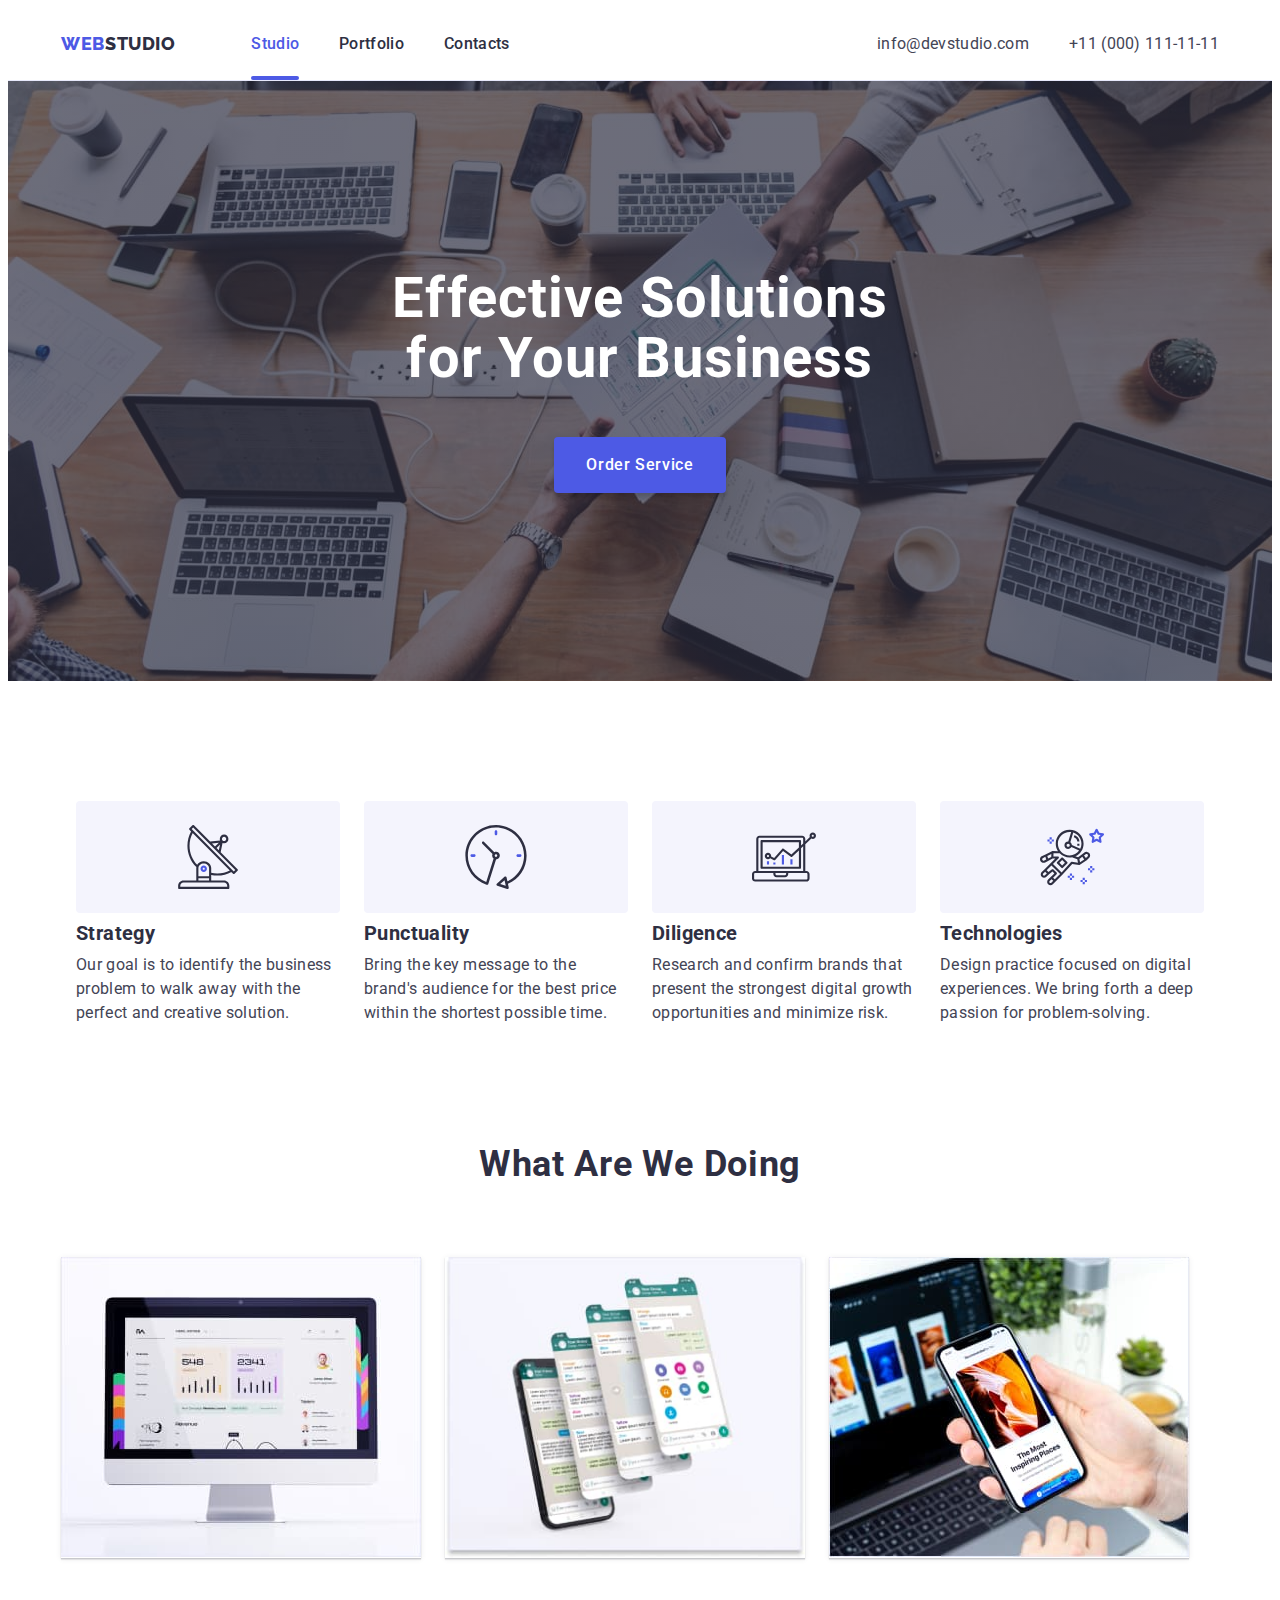
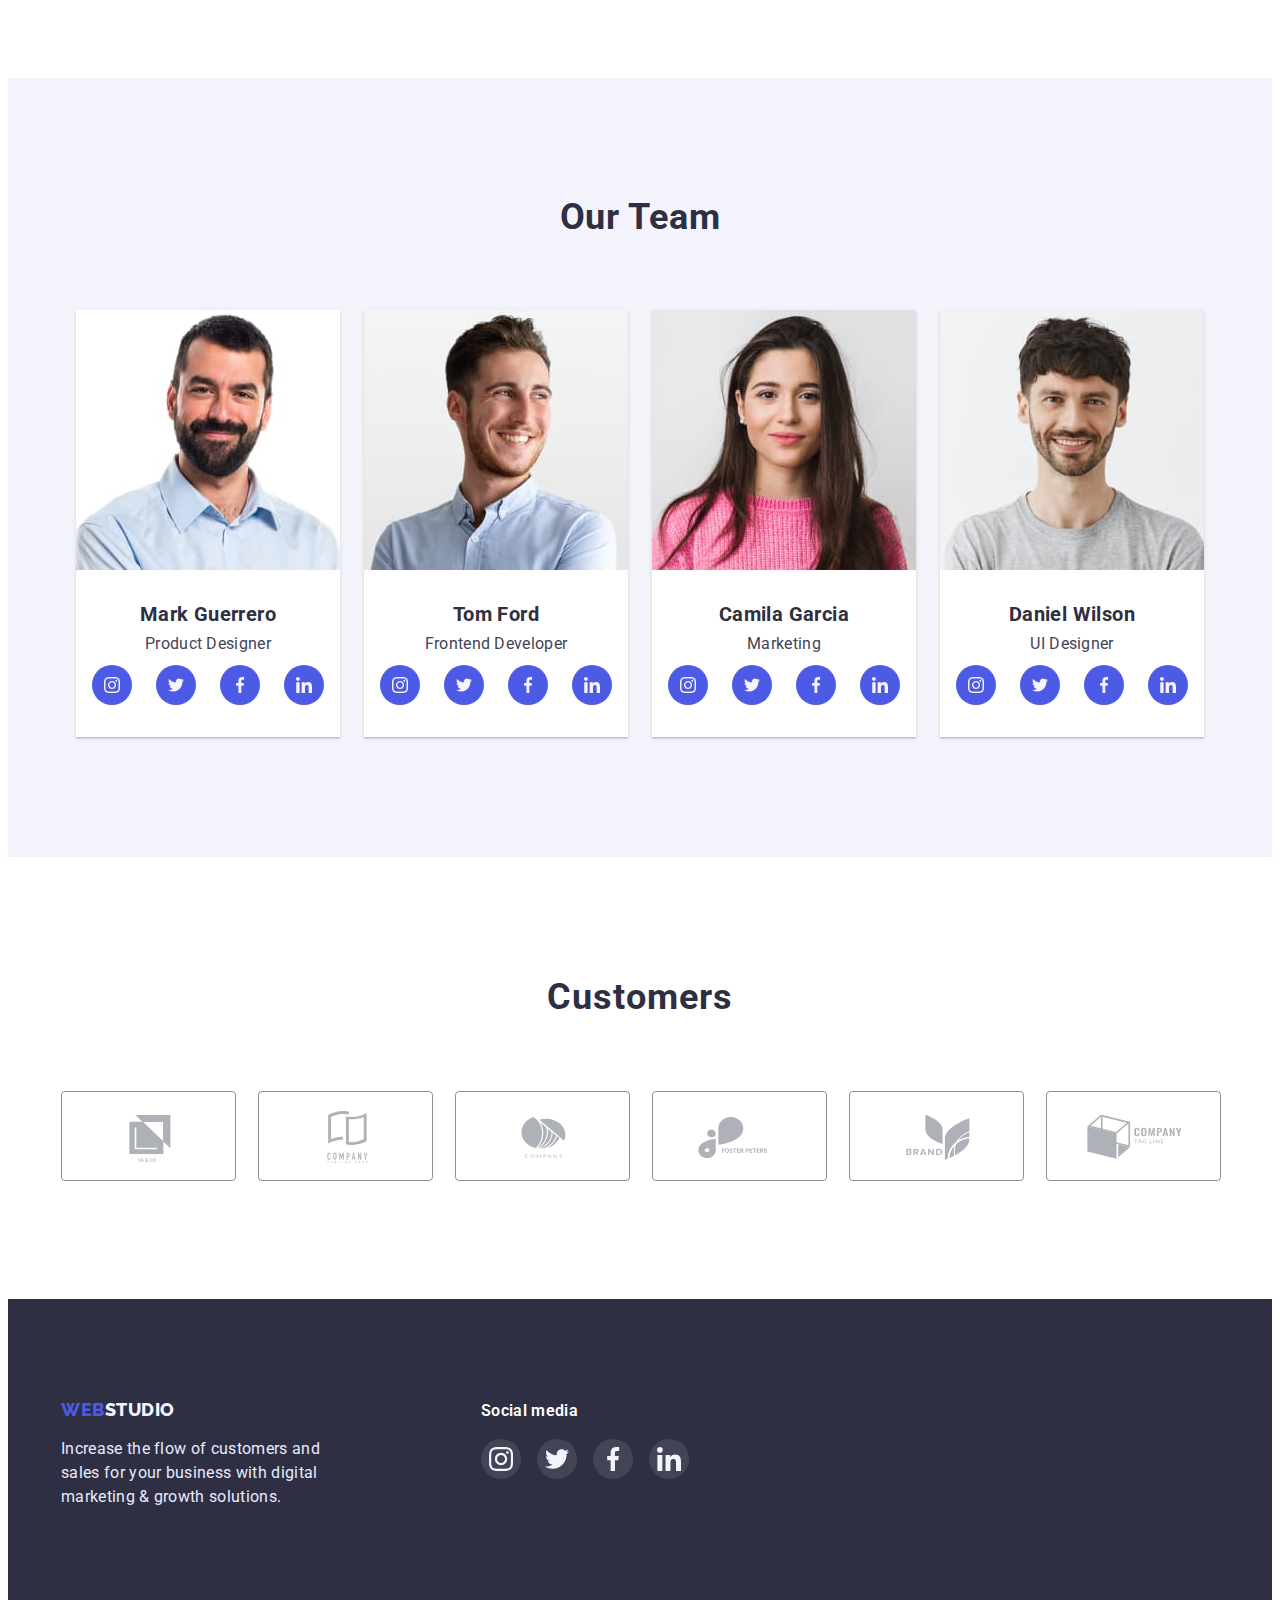
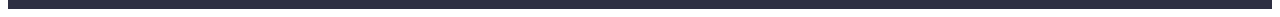
<file: index.html>
<!DOCTYPE html>
<html lang="en">

<head>
    <meta charset="UTF-8">
    <meta http-equiv="X-UA-Compatible" content="IE=edge">
    <meta name="viewport" content="width=device-width, initial-scale=1.0">
    <title>Main Page </title>
    <link rel="preconnect" href="https://fonts.googleapis.com">
    <link rel="preconnect" href="https://fonts.gstatic.com" crossorigin>
    <link
        href="https://fonts.googleapis.com/css2?family=Raleway:wght@800&family=Roboto:wght@400;500;700;900&display=swap"
        rel="stylesheet">
    <link rel="stylesheet" href="https://cdnjs.cloudflare.com/ajax/libs/modern-normalize/1.1.0/modern-normalize.min.css"
        integrity="sha512-wpPYUAdjBVSE4KJnH1VR1HeZfpl1ub8YT/NKx4PuQ5NmX2tKuGu6U/JRp5y+Y8XG2tV+wKQpNHVUX03MfMFn9Q=="
        crossorigin="anonymous" referrerpolicy="no-referrer" />
    <link rel="stylesheet" href="./css/styles.css" />
</head>

<body>
    <header class="header">
        <div class="main-nav cont-header">
            <nav class="main-nav">
                <a class="header-text" href="./index.html"><span class="header-web">Web</span>Studio</a>
                <ul class="site-nav">
                    <li class="link"><a class="header-list  anker current" href="./index.html">Studio</a></li>
                    <li class="link"><a class="header-list anker" href="./portfolio.html">Portfolio</a></li>
                    <li class="link"><a class="header-list anker" href="#">Contacts</a></li>
                </ul>
            </nav>
            <address class="main-nav contacts">
                <ul class="contacts">
                    <li class="link"><a class="header-link anker"
                            href="mailto:info@devstudio.com">info@devstudio.com</a></li>
                    <li class="link"><a class="header-link anker" href="tel:+110001111111">+11 (000) 111-11-11</a></li>
                </ul>
            </address>
        </div>
    </header>
    <main>
        <!-- HERO -->
        <section class="hero">
            <h1 class="hero-title">Effective Solutions for Your Business</h1>
            <button class="button button-text" type="button" data-modal-open>Order Service</button>
        </section>
        <!-- Section2 -->
        <section class="section-two">
            <div class="conteiner-section-two">
                <h2 class="section-text-none">Оur Features</h2>
                <ul class="section-two-tist">
                    <li class="link section-two-item">
                        <div class="section-two-icon">
                            <svg width="64" height="64">
                                <use href="./images/main-page/icons-section-2.svg#icon-antenna-1"></use>
                            </svg>
                        </div>
                        <h3 class="section-two-title">Strategy</h3>
                        <p class="section-two-text">Our goal is to identify the business
                            problem to walk away with the perfect and creative solution.</p>
                    </li>
                    <li class="link section-two-item">
                        <div class="section-two-icon">
                            <svg width="64" height="64">
                                <use href="./images/main-page/icons-section-2.svg#icon-clock-1"></use>
                            </svg>
                        </div class="section-two-icon">
                        <h3 class="section-two-title">Punctuality</h3>
                        <p class="section-two-text">Bring the key message to the brand's audience for the best price
                            within
                            the shortest possible time.</p>
                    </li>
                    <li class="link section-two-item">
                        <div class="section-two-icon">
                            <svg width="64" height="64">
                                <use href="./images/main-page/icons-section-2.svg#icon-diagram-1"></use>
                            </svg>
                        </div class="section-two-icon">
                        <h3 class="section-two-title">Diligence</h3>
                        <p class="section-two-text">Research and confirm brands that present the strongest digital
                            growth
                            opportunities and minimize risk.</p>
                    </li>
                    <li class="link section-two-item">
                        <div class="section-two-icon">
                            <svg width="64" height="64">
                                <use href="./images/main-page/icons-section-2.svg#icon-astronaut-1"></use>
                            </svg>
                        </div class="section-two-icon">
                        <h3 class="section-two-title">Technologies</h3>
                        <p class="section-two-text">Design practice focused on digital experiences. We bring forth a
                            deep
                            passion for problem-solving.</p>
                    </li>
                </ul>
            </div>
        </section>
        <!-- Section3 -->
        <section class="section-three">
            <div class="section-three-flex">
                <h2 class="section-three-title">What are we doing</h2>
                <ul class="item">
                    <li class="link"><img src="./images/main-page/img.jpg" alt="compuetr" width="360"></li>
                    <li class="link"><img src="./images/main-page/img-2.jpg" alt="phones" width="360"></li>
                    <li class="link"><img src="./images/main-page/img-3.jpg" alt="phone" width="360"></li>
                </ul>
            </div>
        </section>
        <!-- Section4 -->
        <section class="section-four">
            <div class="secttion-four-flex">
                <h2 class="section-four-title">Our Team</h2>
                <ul class="item">
                    <li class="link"><img src="./images/main-page/img-4.jpg" alt="man" width="264">
                        <div class="item-style">
                            <h3 class="section-four-name">Mark Guerrero</h3>
                            <p class="section-four-text">Product Designer</p>
                            <ul class="item-soc-list link">
                                <li class="section-four-soc-item"><a href=" " class="section-four-soc-link anker">
                                        <svg class="section-four-icon" width="16" height="16">
                                            <use href="./images/main-page/icons.svg#icon-instagram"></use>
                                        </svg>
                                    </a>
                                </li>
                                <li class="section-four-soc-item"><a href="" class="section-four-soc-link anker">
                                        <svg class="section-four-icon" width="16" height="16">
                                            <use href=".//images/main-page/icons.svg#icon-twitter"></use>
                                        </svg>
                                    </a>
                                </li>
                                <li class="section-four-soc-item"><a href="" class="section-four-soc-link anker">
                                        <svg class="section-four-icon" width="16" height="16">
                                            <use href=".//images/main-page/icons.svg#icon-facebook"></use>
                                        </svg>
                                    </a>
                                </li>
                                <li class="section-four-soc-item"><a href="" class="section-four-soc-link anker">
                                        <svg class="section-four-icon" width="16" height="16">
                                            <use href="./images/main-page/icons.svg#icon-linkedin"></use>
                                        </svg>
                                    </a>
                                </li>
                            </ul>
                        </div>
                    </li>
                    <li class="link"><img src="./images/main-page/img-5.jpg" alt="man" width="264">
                        <div class="item-style">
                            <h3 class="section-four-name">Tom Ford</h3>
                            <p class="section-four-text">Frontend Developer</p>
                            <ul class="item-soc-list link">
                                <li class="section-four-soc-item"><a href=" " class="section-four-soc-link anker">
                                        <svg class="section-four-icon" width="16" height="16">
                                            <use href="./images/main-page/icons.svg#icon-instagram"></use>
                                        </svg>
                                    </a>
                                </li>
                                <li class="section-four-soc-item"><a href="" class="section-four-soc-link anker">
                                        <svg class="section-four-icon" width="16" height="16">
                                            <use href=".//images/main-page/icons.svg#icon-twitter"></use>
                                        </svg>
                                    </a>
                                </li>
                                <li class="section-four-soc-item"><a href="" class="section-four-soc-link anker">
                                        <svg class="section-four-icon" width="16" height="16">
                                            <use href=".//images/main-page/icons.svg#icon-facebook"></use>
                                        </svg>
                                    </a>
                                </li>
                                <li class="section-four-soc-item"><a href="" class="section-four-soc-link anker">
                                        <svg class="section-four-icon" width="16" height="16">
                                            <use href="./images/main-page/icons.svg#icon-linkedin"></use>
                                        </svg>
                                    </a>
                                </li>
                            </ul>
                        </div>
                    </li>
                    <li class="link"><img src="./images/main-page/img-6.jpg" alt="woman" width="264">
                        <div class="item-style">
                            <h3 class="section-four-name">Camila Garcia</h3>
                            <p class="section-four-text">Marketing</p>
                            <ul class="item-soc-list link">
                                <li class="section-four-soc-item"><a href=" " class="section-four-soc-link anker">
                                        <svg class="section-four-icon" width="16" height="16">
                                            <use href="./images/main-page/icons.svg#icon-instagram"></use>
                                        </svg>
                                    </a>
                                </li>
                                <li class="section-four-soc-item"><a href="" class="section-four-soc-link anker">
                                        <svg class="section-four-icon" width="16" height="16">
                                            <use href=".//images/main-page/icons.svg#icon-twitter"></use>
                                        </svg>
                                    </a>
                                </li>
                                <li class="section-four-soc-item"><a href="" class="section-four-soc-link anker">
                                        <svg class="section-four-icon" width="16" height="16">
                                            <use href=".//images/main-page/icons.svg#icon-facebook"></use>
                                        </svg>
                                    </a>
                                </li>
                                <li class="section-four-soc-item"><a href="" class="section-four-soc-link anker">
                                        <svg class="section-four-icon" width="16" height="16">
                                            <use href="./images/main-page/icons.svg#icon-linkedin"></use>
                                        </svg>
                                    </a>
                                </li>
                            </ul>
                        </div>
                    </li>
                    <li class="link"><img src="./images/main-page/img-7.jpg" alt="man" width="264">
                        <div class="item-style">
                            <h3 class="section-four-name">Daniel Wilson</h3>
                            <p class="section-four-text">UI Designer</p>
                            <ul class="item-soc-list link">
                                <li class="section-four-soc-item"><a href=" " class="section-four-soc-link anker">
                                        <svg class="section-four-icon" width="16" height="16">
                                            <use href="./images/main-page/icons.svg#icon-instagram"></use>
                                        </svg>
                                    </a>
                                </li>
                                <li class="section-four-soc-item"><a href="" class="section-four-soc-link anker">
                                        <svg class="section-four-icon" width="16" height="16">
                                            <use href=".//images/main-page/icons.svg#icon-twitter"></use>
                                        </svg>
                                    </a>
                                </li>
                                <li class="section-four-soc-item"><a href="" class="section-four-soc-link anker">
                                        <svg class="section-four-icon" width="16" height="16">
                                            <use href=".//images/main-page/icons.svg#icon-facebook"></use>
                                        </svg>
                                    </a>
                                </li>
                                <li class="section-four-soc-item"><a href="" class="section-four-soc-link anker">
                                        <svg class="section-four-icon" width="16" height="16">
                                            <use href="./images/main-page/icons.svg#icon-linkedin"></use>
                                        </svg>
                                    </a>
                                </li>
                            </ul>
                        </div>
                    </li>
                </ul>
            </div>
        </section>
        <!-- Customers -->
        <section class="customers">
            <div class="conteiner-flex">
                <h2 class="customers-title">Customers</h2>
                <ul class="customers-list link">
                    <li class="customers-item"><a href="" class="customers-link anker">
                            <svg class="customers-icon" width="104" height="56">
                                <use href="./images/main-page/icons-customers.svg#icon-Logo"></use>
                            </svg>
                        </a>
                    </li>
                    <li class="customers-item"><a href="" class="customers-link anker">
                            <svg class="customers-icon" width="104" height="56">
                                <use href="./images/main-page/icons-customers.svg#icon-Logo-2"></use>
                            </svg>
                        </a>
                    </li>
                    <li class="customers-item"><a href="" class="customers-link anker">
                            <svg class="customers-icon" width="104" height="56">
                                <use href="./images/main-page/icons-customers.svg#icon-Logo-3"></use>
                            </svg>
                        </a>
                    </li>
                    <li class="customers-item"><a href="" class="customers-link anker">
                            <svg class="customers-icon" width="104" height="56">
                                <use href="./images/main-page/icons-customers.svg#icon-Logo-4"></use>
                            </svg>
                        </a>
                    </li>
                    <li class="customers-item"><a href="" class="customers-link anker">
                            <svg class="customers-icon" width="104" height="56">
                                <use href="./images/main-page/icons-customers.svg#icon-Logo-5"></use>
                            </svg>
                        </a>
                    </li>
                    <li class="customers-item"><a href="" class="customers-link anker">
                            <svg class="customers-icon" width="104" height="56">
                                <use href="./images/main-page/icons-customers.svg#icon-Logo-6"></use>
                            </svg>
                        </a>
                    </li>
                </ul>
            </div>
        </section>
    </main>
    <footer class="footer">
        <div class="cont">
            <div class="conteiner-footer">
                <a class="footer-studio" href="./index.html"><span class="footer-web">Web</span>Studio</a>
                <p class="footer-text">Increase the flow of customers and sales for your business with digital marketing
                    &
                    growth solutions.
                </p>
            </div>
            <div class="conteiner-footer-two">
                <h4 class="footer-soc-title">Social media</h4>
                <ul class="footer-soc-list link">
                    <li class="footer-soc-item"><a href="" class="footer-soc-link link anker">
                            <svg class="footer-soc-icon">
                                <use href="./images/main-page/icons-2.svg#icon-instagram-2"></use>
                            </svg>
                        </a>
                    </li>
                    <li class="footer-soc-item"><a href="" class="footer-soc-link link anker">
                            <svg class="footer-soc-icon">
                                <use href="./images/main-page/icons-2.svg#icon-twitter-1"></use>
                            </svg>
                        </a>
                    </li>
                    <li class="footer-soc-item"><a href="" class="footer-soc-link link anker">
                            <svg class="footer-soc-icon">
                                <use href="./images/main-page/icons-2.svg#icon-facebook-1"></use>
                            </svg>
                        </a>
                    </li>
                    <li class="footer-soc-item"><a href="" class="footer-soc-link link anker">
                            <svg class="footer-soc-icon">
                                <use href="./images/main-page/icons-2.svg#icon-linkedin-1"></use>
                            </svg>
                        </a>
                    </li>
                </ul>
            </div>
        </div>
    </footer>
    <div class="backdrop is-hidden" data-modal>
        <div class="div modal">
            <button type="button" data-modal-close class="modal-close-btn ">
                <svg class="close-icon">
                    <use href="./images/main-page/icon-close.svg#icon-close-black-18dp-2-1-2"></use>
                </svg>
            </button>
        </div>
    </div>
    <script src="./js/modal.js"></script>
</body>

</html>
</file>
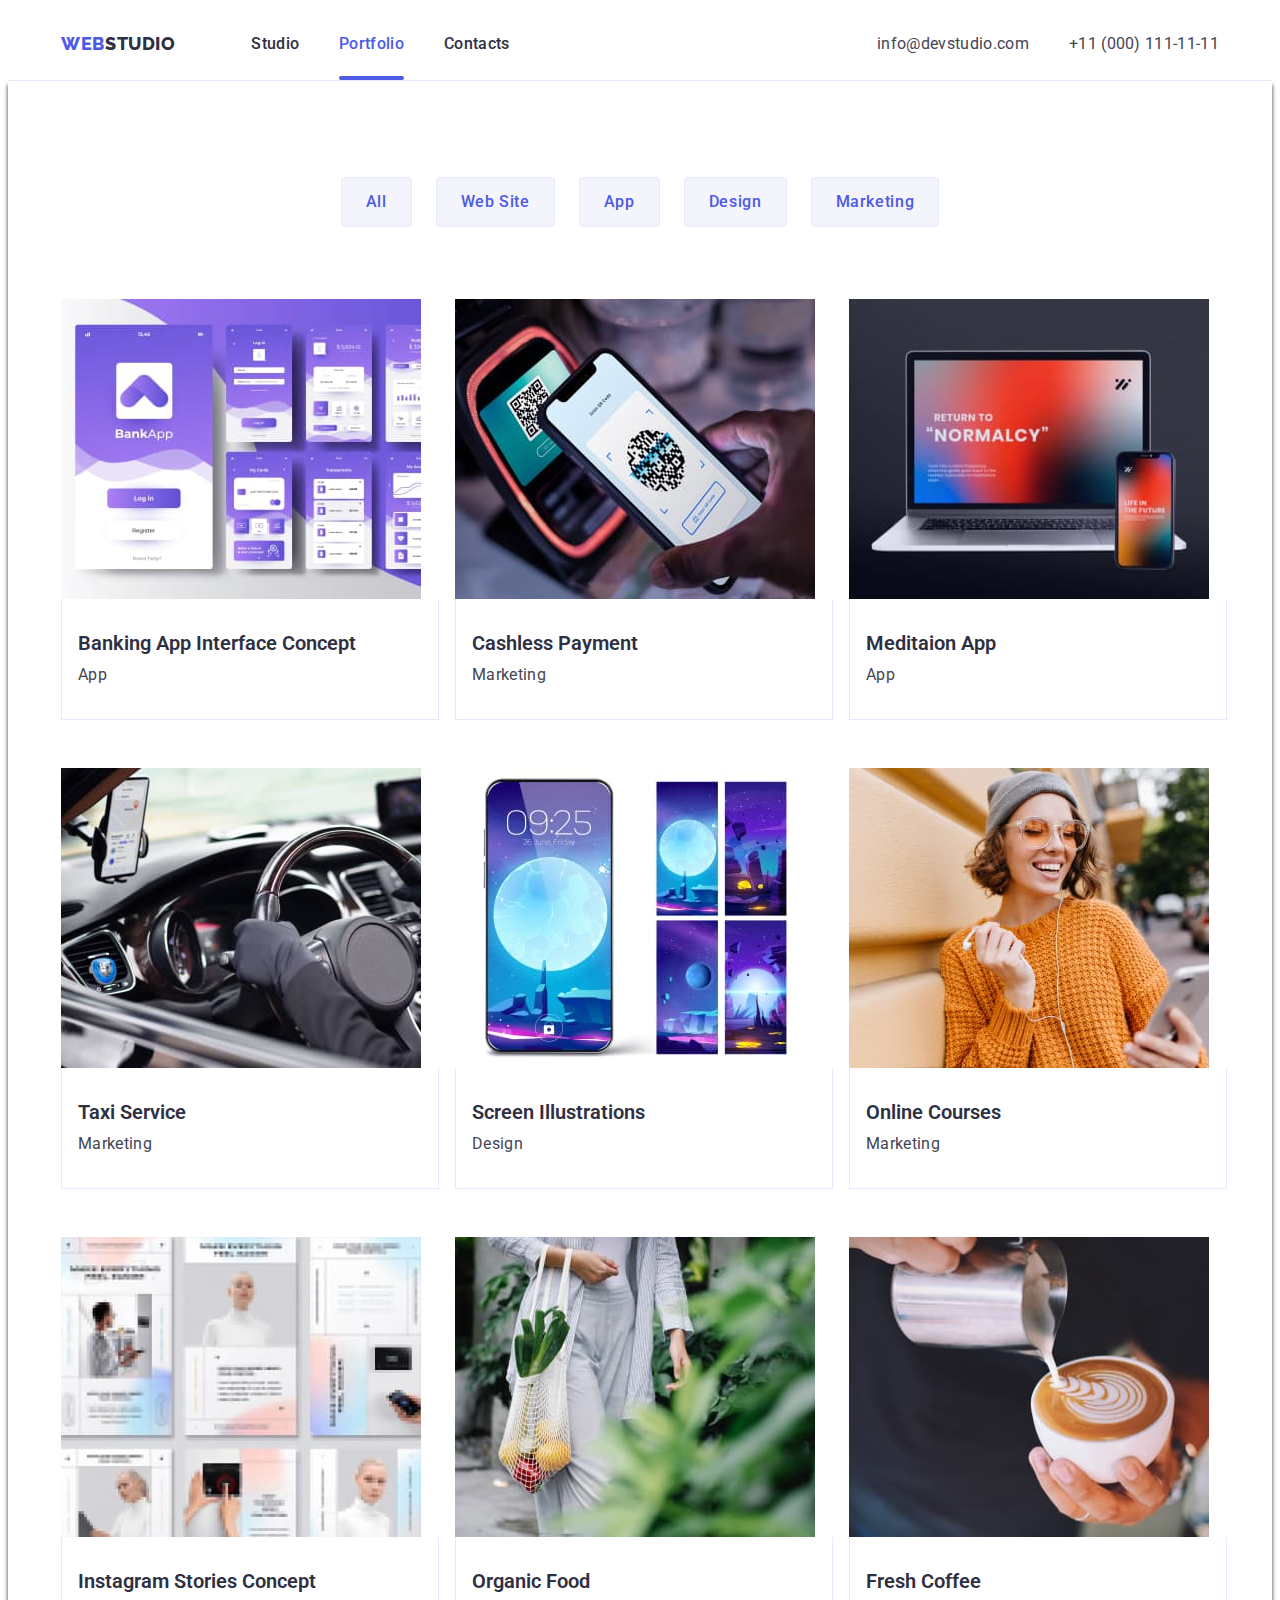
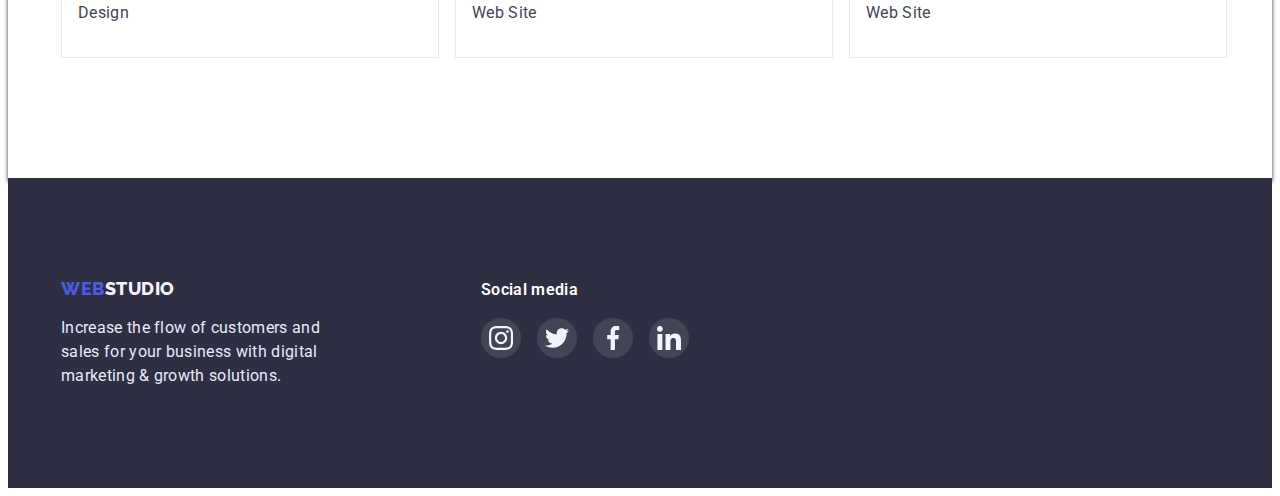
<file: portfolio.html>
<!DOCTYPE html>
<html lang="en">

<head>
  <meta charset="UTF-8">
  <meta http-equiv="X-UA-Compatible" content="IE=edge">
  <meta name="viewport" content="width=device-width, initial-scale=1.0">
  <title>Portfolio</title>
  <link rel="preconnect" href="https://fonts.googleapis.com">
  <link rel="preconnect" href="https://fonts.gstatic.com" crossorigin>
  <link href="https://fonts.googleapis.com/css2?family=Raleway:wght@800&family=Roboto:wght@400;500;700;900&display=swap"
    rel="stylesheet">
  <link rel="stylesheet" href="https://cdnjs.cloudflare.com/ajax/libs/modern-normalize/1.1.0/modern-normalize.min.css"
    integrity="sha512-wpPYUAdjBVSE4KJnH1VR1HeZfpl1ub8YT/NKx4PuQ5NmX2tKuGu6U/JRp5y+Y8XG2tV+wKQpNHVUX03MfMFn9Q=="
    crossorigin="anonymous" referrerpolicy="no-referrer" />
  <link rel="stylesheet" href="./css/styles.css" />

</head>

<body>
  <header class="header">
    <div class="main-nav cont-header">
      <nav class="main-nav">
        <a class="header-text" href="./index.html"><span class="header-web">Web</span>Studio</a>
        <ul class="site-nav">
          <li class="link"><a class="header-list anker" href="./index.html">Studio</a></li>
          <li class="link"><a class="header-list anker current" href="./portfolio.html">Portfolio</a></li>
          <li class="link"><a class="header-list anker" href="#">Contacts</a></li>
        </ul>
      </nav>
      <address class="main-nav contacts">
        <ul class="contacts">
          <li class="link"><a class="header-link anker" href="mailto:info@devstudio.com">info@devstudio.com</a></li>
          <li class="link"><a class="header-link anker" href="tel:+110001111111">+11 (000) 111-11-11</a></li>
        </ul>
      </address>
    </div>
  </header>
  <main>
    <!-- Section 1 -->
    <section class="portfolio-content">
      <div class="conteiner-portfolio">
        <h1 class="section-text-none">List</h1>
        <ul class="portfolio-btn .link">
          <li class="link">
            <button class="btn portfolio-btn-text" type="button">All</button>
          </li>
          <li class="link">
            <button class="btn portfolio-btn-text" type="button">Web Site</button>
          </li>
          <li class="link">
            <button class="btn portfolio-btn-text" type="button">App</button>
          </li>
          <li class="link">
            <button class="btn portfolio-btn-text" type="button">Design</button>
          </li>
          <li class="link">
            <button class="btn portfolio-btn-text" type="button">Marketing</button>
          </li>
        </ul>
        <ul class="picture-box link">
          <li class="picture-item link">
            <div class="box-text-wrap">
              <img src="./images/portfolio/img.jpg" alt="Banking App" width="360" />
              <p class="box-text">14 Stylish and User-Friendly App Design Concepts · Task Manager App · Calorie Tracker
                App · Exotic
                Fruit Ecommerce App ·
                Cloud Storage App</p>
            </div>
            <div class="link-text link">
              <h2 class="portfolio-item">Banking App Interface Concept</h2>
              <p class="portfolio-text">App</p>
            </div>
          </li>
          <li class="picture-item link">
            <div class="box-text-wrap">
              <img src="./images/portfolio/img-2.jpg" alt="Text" width="360">
              <p class="box-text">14 Stylish and User-Friendly App Design Concepts · Task Manager App · Calorie Tracker
                App · Exotic
                Fruit Ecommerce App ·
                Cloud Storage App</p>
            </div>
            <div class="link-text">
              <h2 class="portfolio-item">Cashless Payment</h2>
              <p class="portfolio-text">Marketing</p>
            </div>
          </li>
          <li class="picture-item link">
            <div class="box-text-wrap">
              <img src="./images/portfolio/img-3.jpg" alt="Computer" width="360">
              <p class="box-text">14 Stylish and User-Friendly App Design Concepts · Task Manager App · Calorie Tracker
                App · Exotic
                Fruit Ecommerce App ·
                Cloud Storage App</p>
            </div>
            <div class="link-text">
              <h2 class="portfolio-item">Meditaion App</h2>
              <p class="portfolio-text">App</p>
            </div>
          </li>
          <li class="picture-item link">
            <div class="box-text-wrap">
              <img src="./images/portfolio/img-4.jpg" alt="Car" width="360">
              <p class="box-text">14 Stylish and User-Friendly App Design Concepts · Task Manager App · Calorie Tracker
                App · Exotic
                Fruit Ecommerce App ·
                Cloud Storage App</p>
            </div>
            <div class="link-text">
              <h2 class="portfolio-item">Taxi Service</h2>
              <p class="portfolio-text">Marketing</p>
            </div>
          </li>
          <li class="picture-item link">
            <div class="box-text-wrap">
              <img src="./images/portfolio/img-5.jpg" alt="Phone" width="360">
              <p class="box-text">14 Stylish and User-Friendly App Design Concepts · Task Manager App · Calorie Tracker
                App · Exotic
                Fruit Ecommerce App ·
                Cloud Storage App</p>
            </div>
            <div class="link-text">
              <h2 class="portfolio-item">Screen Illustrations</h2>
              <p class="portfolio-text">Design</p>
            </div>
          </li>
          <li class="picture-item link">
            <div class="box-text-wrap">
              <img src="./images/portfolio/img-6.jpg" alt="Women" width="360">
              <p class="box-text">14 Stylish and User-Friendly App Design Concepts · Task Manager App · Calorie Tracker
                App · Exotic
                Fruit Ecommerce App ·
                Cloud Storage App</p>
            </div>
            <div class="link-text">
              <h2 class="portfolio-item">Online Courses</h2>
              <p class="portfolio-text">Marketing</p>
            </div>
          </li>
          <li class="picture-item link">
            <div class="box-text-wrap">
              <img src="./images/portfolio/img-7.jpg" alt="Screenshot" width="360">
              <p class="box-text">14 Stylish and User-Friendly App Design Concepts · Task Manager App · Calorie Tracker
                App · Exotic
                Fruit Ecommerce App ·
                Cloud Storage App</p>
            </div>
            <div class="link-text">
              <h2 class="portfolio-item">Instagram Stories Concept</h2>
              <p class="portfolio-text">Design</p>
            </div>
          </li>
          <li class="picture-item link">
            <div class="box-text-wrap">
              <img src="./images/portfolio/img-8.jpg" alt="Food" width="360">
              <p class="box-text">14 Stylish and User-Friendly App Design Concepts · Task Manager App · Calorie Tracker
                App · Exotic
                Fruit Ecommerce App ·
                Cloud Storage App</p>
            </div>
            <div class="link-text">
              <h2 class="portfolio-item">Organic Food</h2>
              <p class="portfolio-text">Web Site</p>
            </div>
          </li>
          <li class="picture-item link">
            <div class="box-text-wrap">
              <img src="./images/portfolio/img-9.jpg" alt="Coffe" width="360">
              <p class="box-text">14 Stylish and User-Friendly App Design Concepts · Task Manager App · Calorie Tracker
                App · Exotic
                Fruit Ecommerce App ·
                Cloud Storage App</p>
            </div>
            <div class="link-text">
              <h2 class="portfolio-item">Fresh Coffee</h2>
              <p class="portfolio-text">Web Site</p>
            </div>
          </li>
        </ul>
      </div>
    </section>
  </main>
  <footer class="footer">
    <div class="cont">
      <div class="conteiner-footer">
        <a class="footer-studio" href="./index.html"><span class="footer-web">Web</span>Studio</a>
        <p class="footer-text">Increase the flow of customers and sales for your business with digital marketing
          &
          growth solutions.
        </p>
      </div>
      <div class="conteiner-footer-two">
        <h4 class="footer-soc-title">Social media</h4>
        <ul class="footer-soc-list link">
          <li class="footer-soc-item"><a href="" class="footer-soc-link link anker">
              <svg class="footer-soc-icon">
                <use href="./images/main-page/icons-2.svg#icon-instagram-2"></use>
              </svg>
            </a>
          </li>
          <li class="footer-soc-item"><a href="" class="footer-soc-link link anker">
              <svg class="footer-soc-icon">
                <use href="./images/main-page/icons-2.svg#icon-twitter-1"></use>
              </svg>
            </a>
          </li>
          <li class="footer-soc-item"><a href="" class="footer-soc-link link anker">
              <svg class="footer-soc-icon">
                <use href="./images/main-page/icons-2.svg#icon-facebook-1"></use>
              </svg>
            </a>
          </li>
          <li class="footer-soc-item"><a href="" class="footer-soc-link link anker">
              <svg class="footer-soc-icon">
                <use href="./images/main-page/icons-2.svg#icon-linkedin-1"></use>
              </svg>
            </a>
          </li>
        </ul>
      </div>
    </div>
  </footer>

</body>

</html>
</file>
<file: css/styles.css>
body {
  font-family: "Roboto", sans-serif;
  color: var(--text-grey-color);
}
h1,
h2,
h3,
h4,
h5,
h6,
p {
  margin: 0;
}
ul {
  margin: 0;
  padding-left: 0;
}
button {
  cursor: pointer;
}
:root {
  --text-grey-color: #2e2f42;
  --color-white-color: #ffffff;
  --gra: linear-gradient(rgba(46, 47, 66, 0.7), rgba(46, 47, 66, 0.7));
  --activ-color: #404bbf;
  --cubic: cubic-bezier(0.4, 0, 0.2, 1);
}
.link {
  list-style-type: none;
}
.anker {
  text-decoration: none;
}
img {
  max-width: 100%;
  height: auto;
  display: block;
}
/* -----------------HEADER */
.main-nav {
  display: flex;
  align-items: center;
}
.contacts {
  display: flex;
  margin-left: auto;
}
.contacts > .link:first-child {
  margin-right: 40px;
}
.site-nav {
  display: flex;
}
.site-nav > .link {
  margin-right: 40px;
}
.site-nav > .link:last-child {
  margin-right: 0;
}
.site-nav > .link > .header-list {
  padding-top: 24px;
  padding-bottom: 24px;
  display: block;
}
.site-contacts {
  display: flex;
}
.site-contacts > .link + .link {
  margin-left: 40px;
}
.cont-header {
  width: 1158px;
  padding-right: 15px;
  padding-left: 15px;
  margin: 0 auto;
}
.header {
  border-bottom: 1px solid #e7e9fc;
}
.header-list.current {
  color: #4d5ae5;
  position: relative;
}
.current::after {
  content: "";
  position: absolute;
  left: 0;
  bottom: 0;
  width: 100%;
  height: 4px;
  background-color: #4d5ae5;
  border-radius: 2px;
}
.header-web {
  width: 44px;
  height: 24px;
  font-family: "Raleway";
  font-style: normal;
  font-weight: 800;
  font-size: 18px;
  line-height: 1.33;
  display: flex;
  align-items: center;
  letter-spacing: 0.03em;
  text-transform: uppercase;
  color: #4d5ae5;
  text-decoration: none;
}
.header-text {
  font-family: "Raleway";
  font-style: normal;
  font-weight: 800;
  font-size: 18px;
  line-height: 1.33;
  letter-spacing: 0.03em;
  text-transform: uppercase;
  color: var(--text-grey-color);
  text-decoration: none;
  display: flex;
  align-items: center;
  margin-right: 76px;
}
.header-list {
  font-weight: 500;
  font-size: 16px;
  line-height: 1.5em;
  letter-spacing: 0.02em;
  color: var(--text-grey-color);
  flex: none;
  order: 0;
  flex-grow: 0;
  transition: color 250ms var(--cubic);
}
.header-list:hover,
.header-list:focus {
  color: var(--activ-color);
}
.header-link {
  font-size: 16px;
  line-height: 1.5em;
  letter-spacing: 0.02em;
  color: #434455;
  font-style: normal;
  transition: color 250ms var(--cubic);
}
.header-link:hover,
.header-link:focus {
  color: var(--activ-color);
}
/* -------------HERO */
.hero-title {
  font-size: 56px;
  line-height: 1.07em;
  letter-spacing: 0.02em;
  color: var(--color-white-color);
  margin: 0 auto;
  max-width: 500px;
  text-align: center;
}
.hero {
  max-width: 1440px;
  margin: 0 auto;
  padding-top: 188px;
  padding-bottom: 188px;
  text-align: center;
  background: var(--text-grey-color);
  background-image: var(--gra), url(../images/main-page/people-office\ 1.jpg);
  background-repeat: no-repeat;
  background-size: cover;
  background-position: center;
}
.section-two .section-three .section-four {
  background: #f4f4fd;
}
.button {
  font-family: "Roboto", sans-serif;
  min-width: 169px;
  height: 56px;
  background: #4d5ae5;
  box-shadow: 0px 4px 4px rgba(0, 0, 0, 0.15);
  border: 0;
  border-radius: 4px;
  cursor: pointer;
  padding: 16px 32px;
  gap: 10px;
  transition: background-color 250ms var(--cubic);
}
.button:hover,
.button:focus {
  background-color: var(--activ-color);
}
.button-text {
  font-size: 16px;
  font-weight: 500;
  line-height: 1.5;
  letter-spacing: 0.04em;
  color: var(--color-white-color);
  flex: none;
  order: 0;
  flex-grow: 0;
  margin-top: 48px;
}
/* --------------SECTION 2 */
.section-two {
  padding-top: 120px;
  padding-bottom: 120px;
}
.section-two-title {
  font-size: 20px;
  line-height: 1.2em;
  letter-spacing: 0.02em;
  color: var(--text-grey-color);
  flex: none;
  order: 0;
  flex-grow: 0;
  margin-top: 8px;
  margin-bottom: 8px;
}
.section-two-text {
  font-size: 16px;
  line-height: 1.5em;
  letter-spacing: 0.02em;
  color: #434455;
}
.section-text-none {
  display: none;
}
.section-two-tist {
  display: flex;
  width: 1128px;
  margin-right: 15px;
  margin-left: 15px;
}
.section-two-item {
  min-width: 264px;
  margin-right: 24px;
}
.section-two-icon {
  width: 264px;
  height: 112px;
  display: flex;
  align-items: center;
  justify-content: center;
  background-color: #f4f4fd;
  border-radius: 4px;
  margin-bottom: 8px;
}
/* --------------SECTION 3 */
.section-three {
  padding-bottom: 120px;
}
.section-three-title {
  font-size: 36px;
  line-height: 1.11em;
  text-align: center;
  letter-spacing: 0.02em;
  text-transform: capitalize;
  color: var(--text-grey-color);
  margin-bottom: 72px;
}
.section-three-flex {
  width: 1158px;
  padding-left: 15px;
  padding-right: 15px;
  margin: 0 auto;
}
.section-three-flex .item {
  display: flex;
}
.section-three-flex .item .link {
  width: 360px;
}
.section-three-flex .item .link + .link {
  margin-left: 24px;
}
/* --------------SECTION 4 */
.section-four {
  background: #f4f4fd;
  margin-left: auto;
  margin-right: auto;
  padding-top: 120px;
  padding-bottom: 120px;
}
.secttion-four-flex {
  padding-left: 15px;
  padding-right: 15px;
  margin: 0 auto;
}

.section-four > .secttion-four-flex > .item {
  display: flex;
  justify-content: center;
}
.item > .link + .link {
  margin-left: 24px;
}
.item > .link {
  box-shadow: 0px 1px 6px rgba(46, 47, 66, 0.08),
    0px 1px 1px rgba(46, 47, 66, 0.16), 0px 2px 1px rgba(46, 47, 66, 0.08);
}
.item-style {
  background-color: #fff;
  padding-top: 32px;
  padding-bottom: 32px;
}
.section-four-title {
  font-size: 36px;
  line-height: 1.11em;
  text-align: center;
  letter-spacing: 0.02em;
  text-transform: capitalize;
  color: var(--text-grey-color);
  margin-bottom: 72px;
}
.section-four-name {
  font-size: 20px;
  line-height: 24px;
  text-align: center;
  letter-spacing: 0.02em;
  color: var(--text-grey-color);
  flex: none;
  order: 0;
  flex-grow: 0;
  margin-bottom: 8px;
}
.section-four-text {
  font-size: 16px;
  line-height: 1.2em;
  text-align: center;
  letter-spacing: 0.02em;
  color: #434455;
  flex: none;
  order: 1;
  flex-grow: 0;
  margin-bottom: 12px;
}
.item-soc-list {
  display: flex;
  justify-content: center;
  gap: 24px;
}
.section-four-soc-item {
  width: 40px;
  height: 40px;
}
.section-four-soc-link {
  width: 100%;
  height: 100%;
  background-color: #4d5ae5;
  color: #f4f4f4;
  display: flex;
  align-items: center;
  justify-content: center;
  border-radius: 50%;
  transition: background-color 250ms var(--cubic);
}
.section-four-icon {
  fill: #f4f4fd;
}
.section-four-soc-link:is(:hover, :focus) {
  background-color: var(--activ-color);
}
/* ------------CUSTOMERS */
.customers {
  width: 1158px;
  padding: 120px 15px;
  background: #fff;
  margin-left: auto;
  margin-right: auto;
  padding-top: 120px;
  padding-bottom: 120px;
}
.customers-title {
  font-weight: 700;
  font-size: 36px;
  line-height: 1.16em;
  text-align: center;
  letter-spacing: 0.03em;
  color: #2e2f42;
  margin-bottom: 72px;
}
.customers-list {
  display: flex;
  justify-content: center;
  gap: 24px;
}
.customers-item {
  width: calc((100% - 120px) / 6);
  height: 88px;
}
.customers-link {
  width: 100%;
  height: 100%;
  border: 1px solid #8e8f99;
  color: #afb1b8;
  border-radius: 4px;
  display: flex;
  align-items: center;
  justify-content: center;
  transition: border-color 250ms var(--cubic);
}
.customers-icon {
  fill: currentColor;
  transition: fill 250ms var(--cubic);
}
.customers-link:is(:hover, :focus) {
  border-color: #4d5ae5;
  color: #4d5ae5;
}
.customers-link:is(:hover, :focus) .customers-icon {
  fill: #4d5ae5;
}
/* ------------FOOTER */
.footer {
  background: var(--text-grey-color);
  padding-top: 100px;
  padding-bottom: 100px;
}
.footer-web {
  font-family: "Raleway";
  font-style: normal;
  font-weight: 800;
  font-size: 18px;
  line-height: 1.16em;
  display: flex;
  align-items: center;
  letter-spacing: 0.03em;
  text-transform: uppercase;
  color: #4d5ae5;
  flex: none;
  order: 0;
  flex-grow: 0;
  text-decoration: none;
}
.footer-studio {
  font-family: "Raleway";
  font-style: normal;
  font-weight: 800;
  font-size: 18px;
  line-height: 1.16em;
  display: flex;
  align-items: center;
  letter-spacing: 0.03em;
  text-transform: uppercase;
  color: #f4f4fd;
  flex: none;
  order: 1;
  flex-grow: 0;
  text-decoration: none;
}
.footer-text {
  max-width: 300px;
  font-size: 16px;
  line-height: 1.5em;
  letter-spacing: 0.02em;
  color: #e7e9fc;
  margin-top: 16px;
}
.footer-soc-title {
  font-weight: 600;
  font-size: 16px;
  line-height: 1.5em;
  letter-spacing: 0.02em;
  color: #ffffff;
  margin-bottom: 16px;
}
.conteiner-footer-two {
  margin-left: 120px;
}
.footer-soc-list {
  display: flex;
  justify-content: center;
  gap: 16px;
  width: calc((100%));
}
.footer-soc-item {
  width: 40px;
  height: 40px;
  display: block;
}
.footer-soc-link {
  width: 100%;
  height: 100%;
  display: flex;
  align-items: center;
  justify-content: center;
  color: #f4f4fd;
  border-radius: 50%;
  background-color: rgba(255, 255, 255, 0.1);
  transition: background-color 250ms var(--cubic);
}
.footer-soc-icon {
  width: 24px;
  height: 24px;
  fill: currentColor;
}
.cont {
  width: 1158px;
  margin: 0 auto;
  display: flex;
  align-items: baseline;
}
.footer-soc-link:is(:hover, :focus) {
  background-color: #31d0aa;
}
/* ---------PORTFOLIO------------- */
/* ---------SECTION 1 */
.portfolio-content {
  padding-top: 96px;
  padding-bottom: 120px;
  box-shadow: 0 4px 4px 0;
}
.conteiner-portfolio {
  width: 1158px;
  padding-right: 15px;
  padding-left: 15px;
  margin-left: auto;
  margin-right: auto;
}
.portfolio-btn {
  display: flex;
  justify-content: center;
  gap: 24px;
  margin-bottom: 72px;
}
.btn {
  background: #f4f4fd;
  border: 1px solid #e7e9fc;
  border-radius: 4px;
  cursor: pointer;
  display: flex;
  flex-direction: row;
  justify-content: center;
  align-items: center;
  padding: 12px 24px;
  transition: backgrond 250ms var(--cubic), box-shadow 250ms var(--cubic),
    border-color 250ms var(--cubic);
}
.btn:hover,
.btn:focus {
  background: #4d5ae5;
  box-shadow: 0px 3px 1px rgba(0, 0, 0, 0.1), 0px 2px 1px rgba(0, 0, 0, 0.08),
    0px 2px 2px rgba(0, 0, 0, 0.12);
  border-color: var(--activ-color);
}
.portfolio-btn-text {
  font-family: inherit;
  font-size: 16px;
  font-weight: 500;
  line-height: 1.5;
  letter-spacing: 0.04em;
  color: #4d5ae5;
  padding: 12px 24px;
  transition: background-color 250ms var(--cubic), color 250ms var(--cubic);
}
.portfolio-btn-text:hover,
.portfolio-btn-text:focus {
  background-color: var(--activ-color);
  color: #ffffff;
}
.portfolio-item {
  font-weight: 600;
  font-size: 20px;
  line-height: 1.2em;
  color: var(--text-grey-color);
}
.portfolio-text {
  font-size: 16px;
  line-height: 1.5em;
  letter-spacing: 0.02em;
  color: #434455;
  margin-top: 8px;
}
.picture-box {
  display: flex;
  flex-wrap: wrap;
}
.box-text-wrap {
  position: relative;
  overflow: hidden;
}
.box-text {
  font-weight: 400;
  font-size: 16px;
  line-height: 1.5;
  letter-spacing: 0.02em;
  color: #f4f4f4;
  background-color: #4d5ae5;
  padding: 40px 32px;
  height: 100%;
  position: absolute;
  top: 0;
  transform: translateY(100%);
  transition: transform 250ms var(--cubic);
  overflow: auto;
}
.picture-item {
  width: 360px;
  margin-bottom: 48px;
  flex-basis: calc((100% - 48px) / 3);
  margin-right: 24px;
  transition: box-shadow 250ms var(--cubic);
}
.picture-item:hover .box-text {
  transform: translateY(0);
}
.picture-item:nth-child(3n) {
  margin-right: 0;
}
.picture-item:nth-last-child(-n + 3) {
  margin-bottom: 0;
}
.picture-item > .link-text {
  width: 360px;
  margin: 0;
  border: 1px solid #e7e9fc;
  border-top: none;
  padding-top: 32px;
  padding-left: 16px;
  padding-bottom: 32px;
}
.picture-item:is(:hover, :focus) {
  display: block;
  box-shadow: 0px 1px 1px rgba(46, 47, 66, 0.16),
    0px 2px 1px rgba(46, 47, 66, 0.08);
}
/* -------------CONTEINERS INDEX */
.conteiner {
  width: 1158px;
  padding-left: 15px;
  padding-right: 15px;
  margin: 0 auto;
}
.conteiner-section-two {
  max-width: 1158px;
  margin: 0 auto;
  padding-right: 15px;
  padding-left: 15px;
}
.section-three-flex {
  width: 1158px;
  padding-left: 15px;
  padding-right: 15px;
  margin: 0 auto;
}
.section-title-centered {
  text-align: center;
}
/* ----------MODAL--------- */
.backdrop {
  width: 100%;
  height: 100%;
  background-color: rgba(46, 47, 66, 0.4);
  position: fixed;
  top: 0;
  transition: opacity 250ms var(--cubic), visibility 250ms var(--cubic);
}
.is-hidden {
  opacity: 0;
  visibility: hidden;
  pointer-events: none;
}
.modal {
  width: 408px;
  min-height: 576px;
  background: #fcfcfc;
  box-shadow: 0px 1px 1px rgba(0, 0, 0, 0.14), 0px 1px 3px rgba(0, 0, 0, 0.12),
    0px 2px 1px rgba(0, 0, 0, 0.2);
  border-radius: 4px;
  position: absolute;
  top: 50%;
  left: 50%;
  transform: translate(-50%, -50%);
  padding: 15px;
}
.modal-close-btn {
  position: absolute;
  display: flex;
  align-items: center;
  justify-content: center;
  width: 24px;
  height: 24px;
  right: 32px;
  top: 32px;
  background-color: #e7e9fc;
  border: 1px solid rgba(0, 0, 0, 0.1);
  border-radius: 50%;
  margin-left: auto;
  cursor: pointer;
  transition: box-shadow 250ms var(--cubic), border 250ms var(--cubic);
}
.modal-close-btn:is(:hover, :focus) {
  box-shadow: 0px 1px 6px rgba(46, 47, 66, 0.08),
    0px 1px 1px rgba(46, 47, 66, 0.16), 0px 2px 1px rgba(46, 47, 66, 0.08);
  border: none;
}
.close-icon {
  width: 8px;
  height: 8px;
}
</file>
